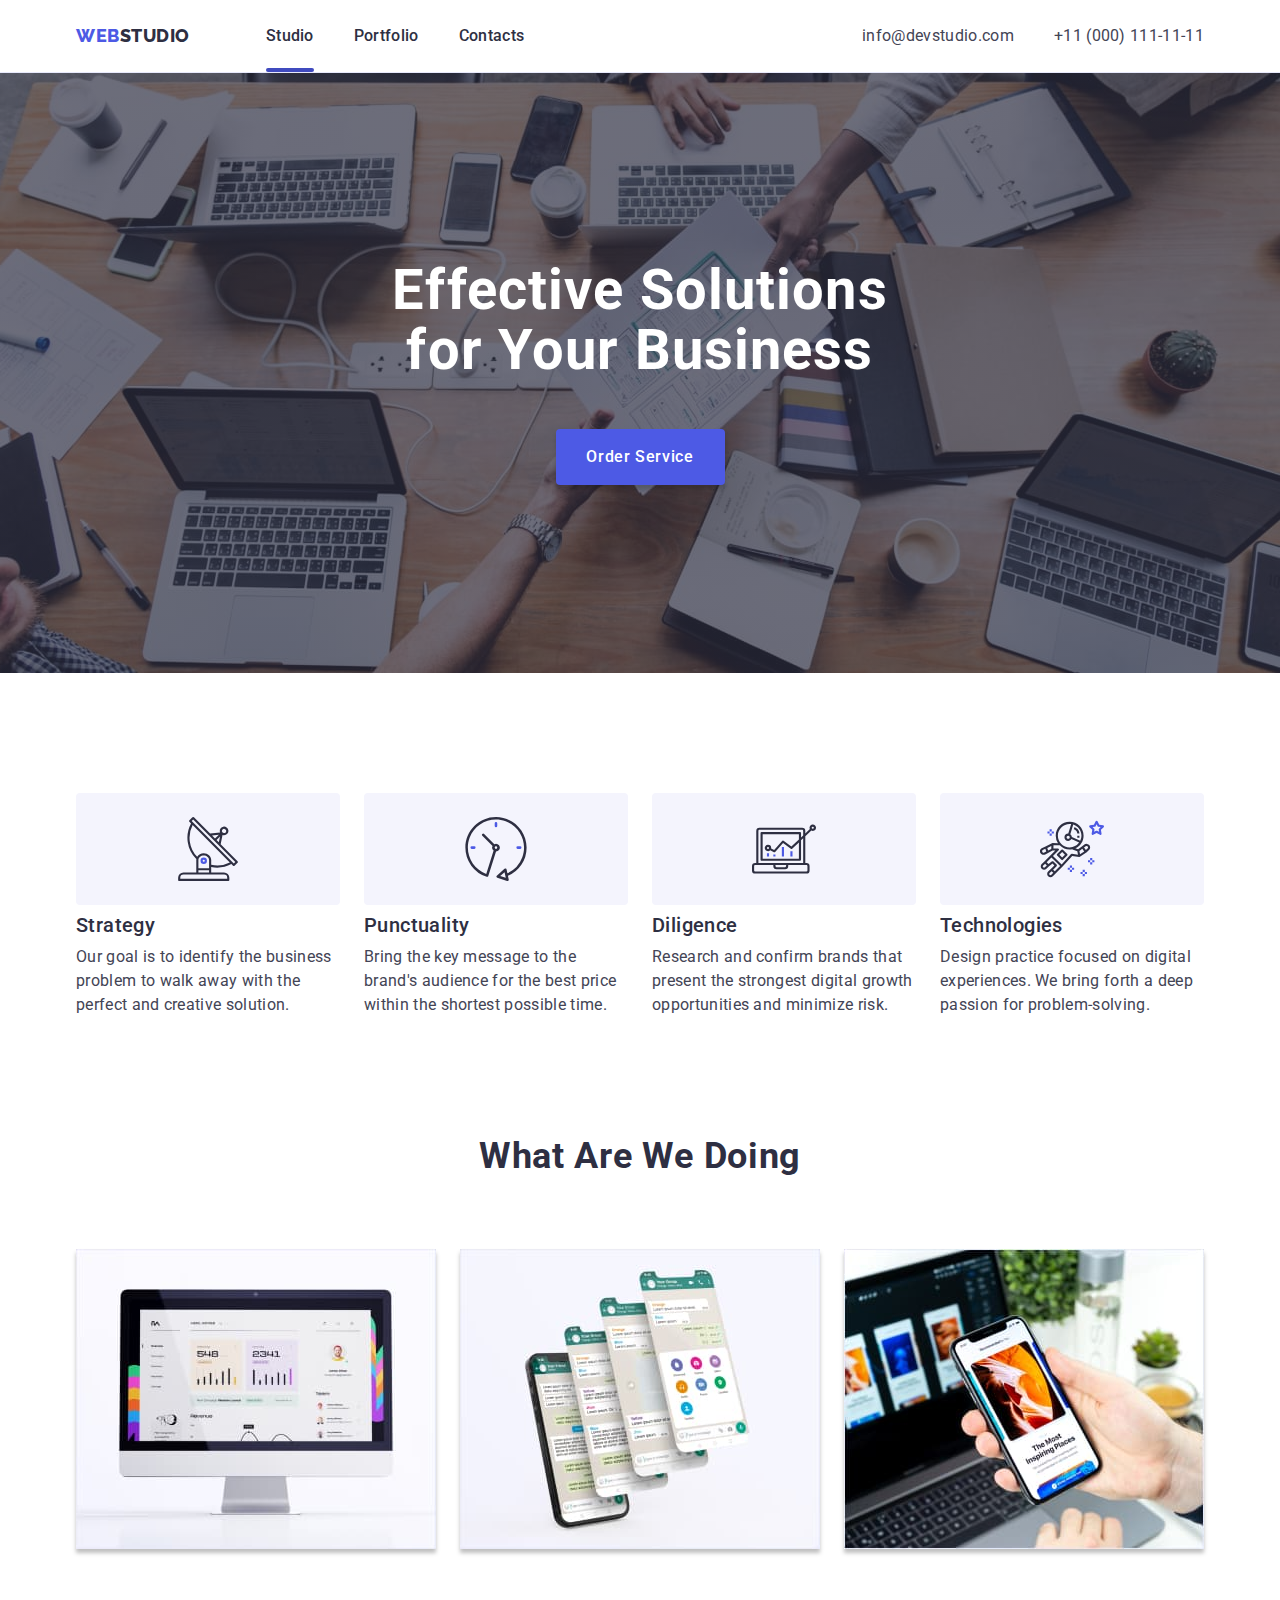
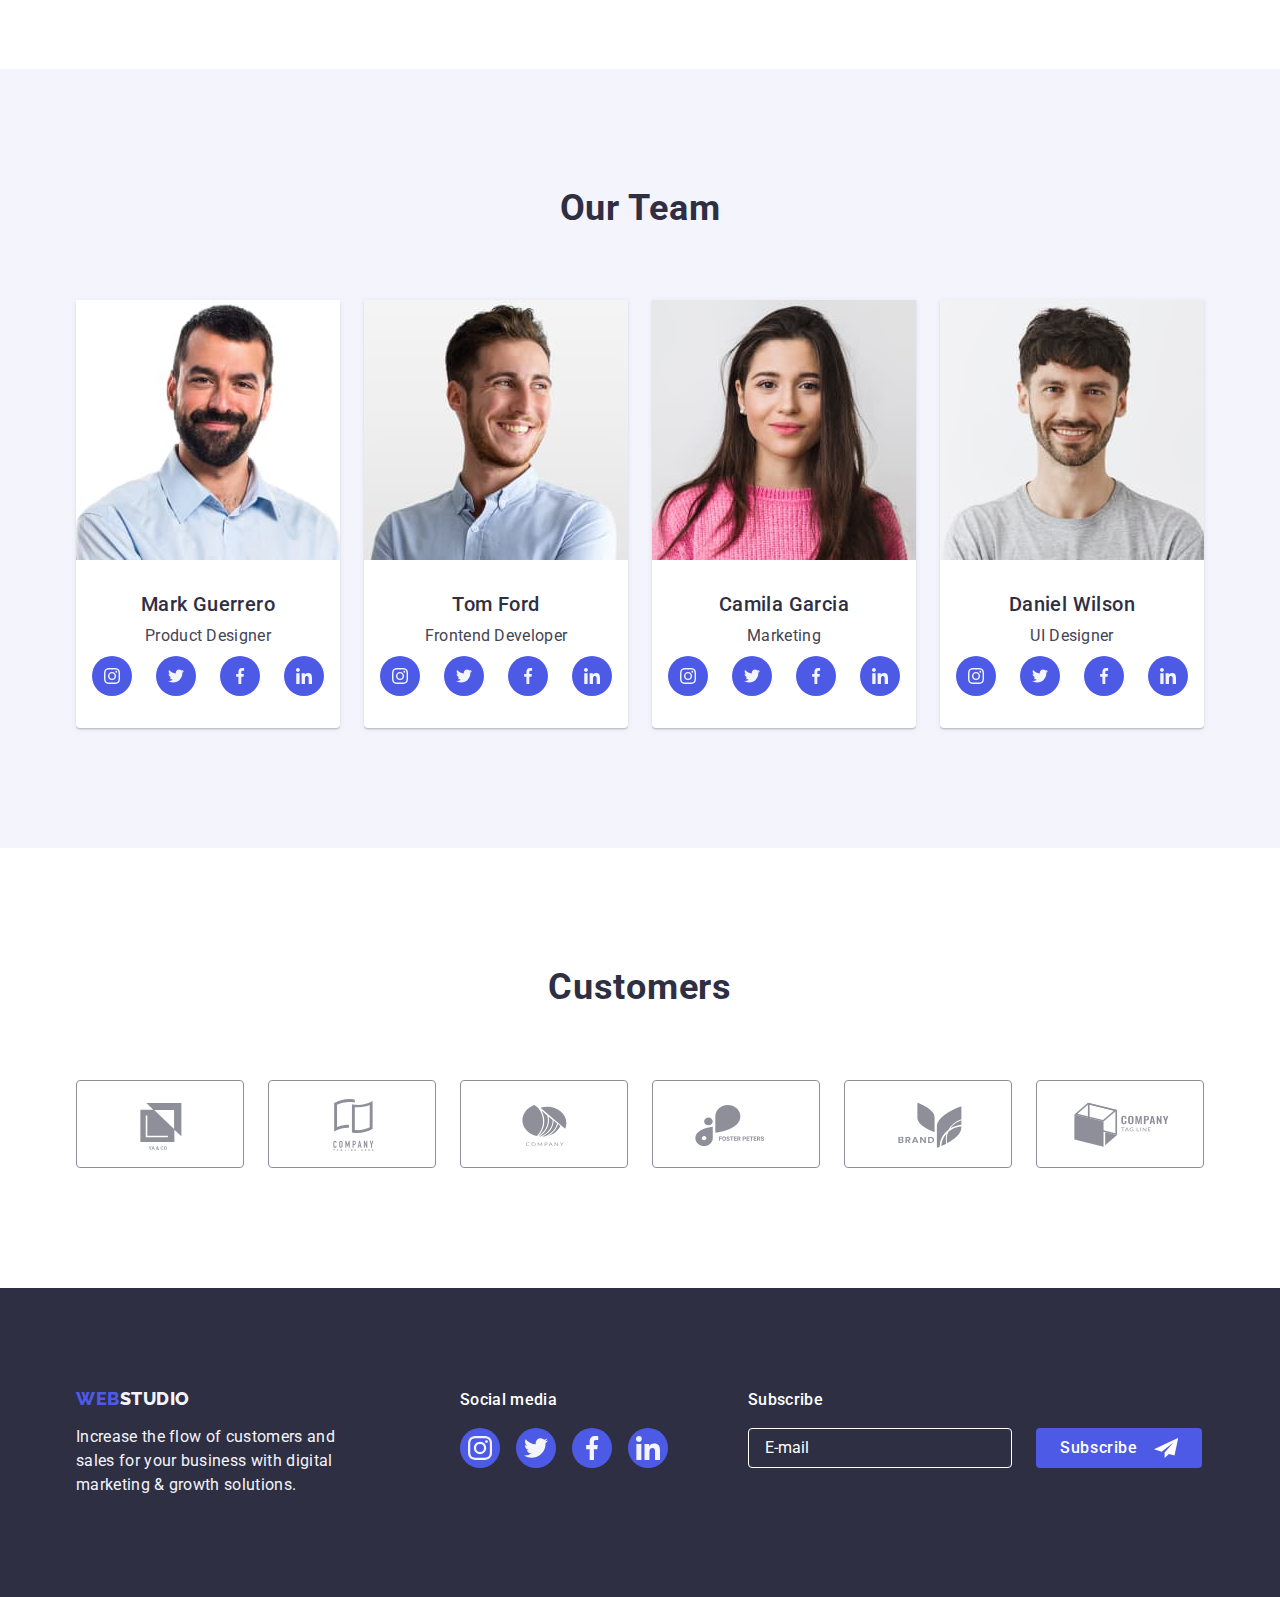
<file: index.html>
<!DOCTYPE html>
<html lang="en">
  <head>
    <meta charset="UTF-8" />
    <meta http-equiv="X-UA-Compatible" content="IE=edge" />
    <meta name="viewport" content="width=device-width, initial-scale=1.0" />
    <title>Document</title>
    <link
      rel="stylesheet"
      href="https://cdn.jsdelivr.net/npm/modern-normalize@1.1.0/modern-normalize.min.css"
    />
    <link rel="preconnect" href="https://fonts.googleapis.com" />
    <link rel="preconnect" href="https://fonts.gstatic.com" crossorigin />
    <link
      href="https://fonts.googleapis.com/css2?family=Raleway:wght@800&family=Roboto:wght@400;500;700;900&display=swap"
      rel="stylesheet"
    />

    <link rel="stylesheet" href="./css/styles.css" />
  </head>
  <body>
    <!--Шапка сторінки-->
    <header class="page-header">
      <div class="container container-nav">
        <nav class="page-nav">
          <a class="logo-header link" href="./index.html">
            Web<span class="active">Studio</span></a
          >
          <ul class="menu-nav list">
            <li class="item">
              <a href="./index.html" class="link presence">Studio</a>
            </li>
            <li class="item">
              <a href="./portfolio.html" class="link">Portfolio</a>
            </li>
            <li class="item">
              <a href="" class="link">Contacts</a>
            </li>
          </ul>
        </nav>
        <address class="contact-nav">
          <ul class="contact-list list">
            <li class="item">
              <a href="mailto:info@devstudio.com" class="link"
                >info@devstudio.com</a
              >
            </li>
            <li class="item">
              <a href="tel:+110001111111" class="link">+11 (000) 111-11-11</a>
            </li>
          </ul>
        </address>
      </div>
    </header>
    <!--Унікальний контент-->
    <main>
      <!--hero image-->
      <section class="hero">
        <div class="container">
          <h1 class="main-title">Effective Solutions for Your Business</h1>
          <button class="modal-button" type="button" data-modal-open>
            Order Service
          </button>
        </div>
      </section>
      <!--section 1-->
      <section class="section advantages-section">
        <div class="container">
          <h2 class="section-title visually-hidden">Advantages</h2>
          <ul class="list advantages-list">
            <li class="item">
              <div class="item-blok">
                <svg class="icon" width="64" height="64">
                  <use href="./images/icons.svg#antenna"></use>
                </svg>
              </div>
              <h3 class="subtitle">Strategy</h3>
              <p class="description">
                Our goal is to identify the business problem to walk away with
                the perfect and creative solution.
              </p>
            </li>
            <li class="item">
              <div class="item-blok">
                <svg class="icon" width="64" height="64">
                  <use href="./images/icons.svg#clock"></use>
                </svg>
              </div>
              <h3 class="subtitle">Punctuality</h3>
              <p class="description">
                Bring the key message to the brand's audience for the best price
                within the shortest possible time.
              </p>
            </li>
            <li class="item">
              <div class="item-blok">
                <svg class="icon" width="64" height="64">
                  <use href="./images/icons.svg#diagram"></use>
                </svg>
              </div>
              <h3 class="subtitle">Diligence</h3>
              <p class="description">
                Research and confirm brands that present the strongest digital
                growth opportunities and minimize risk.
              </p>
            </li>
            <li class="item">
              <div class="item-blok">
                <svg class="icon" width="64" height="64">
                  <use href="./images/icons.svg#astronaut"></use>
                </svg>
              </div>
              <h3 class="subtitle">Technologies</h3>
              <p class="description">
                Design practice focused on digital experiences. We bring forth a
                deep passion for problem-solving.
              </p>
            </li>
          </ul>
        </div>
      </section>
      <!--section 2-->
      <section class="section work-section">
        <div class="container">
          <h2 class="section-title">What are we doing</h2>
          <ul class="list work-list">
            <li class="item">
              <img
                src="./images/section_2/photo_1.jpg"
                alt="computer display"
                width="360"
              />
            </li>
            <li class="item">
              <img
                src="./images/section_2/photo_2.jpg"
                alt="cellphone"
                width="360"
              />
            </li>
            <li class="item">
              <img
                src="./images/section_2/photo_3.jpg"
                alt="mobile phone in hand"
                width="360"
              />
            </li>
          </ul>
        </div>
      </section>
      <!--section 3-->
      <section class="section personnel">
        <div class="container">
          <h2 class="section-title">Our Team</h2>
          <ul class="list personnel-list">
            <li class="item">
              <img
                src="./images/section_3/mark_guerrero.jpg"
                alt="Mark's photo"
                width="264"
              />
              <div class="card-content">
                <h3 class="subtitle">Mark Guerrero</h3>
                <p class="description profession">Product Designer</p>
                <ul class="list social-list">
                  <li class="social-item">
                    <a
                      href=""
                      class="link social-link"
                      target="_blank"
                      rel="noreferrer noopener"
                    >
                      <svg class="icon" width="16" height="16">
                        <use href="./images/icons.svg#instagram"></use>
                      </svg>
                    </a>
                  </li>
                  <li class="social-item">
                    <a
                      href=""
                      class="link social-link"
                      target="_blank"
                      rel="noreferrer noopener"
                    >
                      <svg class="icon" width="16" height="16">
                        <use href="./images/icons.svg#twitter"></use>
                      </svg>
                    </a>
                  </li>
                  <li class="social-item">
                    <a
                      href=""
                      class="link social-link"
                      target="_blank"
                      rel="noreferrer noopener"
                    >
                      <svg class="icon" width="16" height="16">
                        <use href="./images/icons.svg#facebook"></use>
                      </svg>
                    </a>
                  </li>
                  <li class="social-item">
                    <a
                      href=""
                      class="link social-link"
                      target="_blank"
                      rel="noreferrer noopener"
                    >
                      <svg class="icon" width="16" height="16">
                        <use href="./images/icons.svg#linkedin"></use>
                      </svg>
                    </a>
                  </li>
                </ul>
              </div>
            </li>
            <li class="item">
              <img
                src="./images/section_3/tom_ford.jpg"
                alt="Tom's photo"
                width="264"
              />
              <div class="card-content">
                <h3 class="subtitle">Tom Ford</h3>
                <p class="description profession">Frontend Developer</p>
                <ul class="list social-list">
                  <li class="social-item">
                    <a
                      href=""
                      class="link social-link"
                      target="_blank"
                      rel="noreferrer noopener"
                    >
                      <svg class="icon" width="16" height="16">
                        <use href="./images/icons.svg#instagram"></use>
                      </svg>
                    </a>
                  </li>
                  <li class="social-item">
                    <a
                      href=""
                      class="link social-link"
                      target="_blank"
                      rel="noreferrer noopener"
                    >
                      <svg class="icon" width="16" height="16">
                        <use href="./images/icons.svg#twitter"></use>
                      </svg>
                    </a>
                  </li>
                  <li class="social-item">
                    <a
                      href=""
                      class="link social-link"
                      target="_blank"
                      rel="noreferrer noopener"
                    >
                      <svg class="icon" width="16" height="16">
                        <use href="./images/icons.svg#facebook"></use>
                      </svg>
                    </a>
                  </li>
                  <li class="social-item">
                    <a
                      href=""
                      class="link social-link"
                      target="_blank"
                      rel="noreferrer noopener"
                    >
                      <svg class="icon" width="16" height="16">
                        <use href="./images/icons.svg#linkedin"></use>
                      </svg>
                    </a>
                  </li>
                </ul>
              </div>
            </li>
            <li class="item">
              <img
                src="./images/section_3/camila_garcia.jpg"
                alt="Camila's photo"
                width="264"
              />
              <div class="card-content">
                <h3 class="subtitle">Camila Garcia</h3>
                <p class="description profession">Marketing</p>
                <ul class="list social-list">
                  <li class="social-item">
                    <a
                      href=""
                      class="link social-link"
                      target="_blank"
                      rel="noreferrer noopener"
                    >
                      <svg class="icon" width="16" height="16">
                        <use href="./images/icons.svg#instagram"></use>
                      </svg>
                    </a>
                  </li>
                  <li class="social-item">
                    <a
                      href=""
                      class="link social-link"
                      target="_blank"
                      rel="noreferrer noopener"
                    >
                      <svg class="icon" width="16" height="16">
                        <use href="./images/icons.svg#twitter"></use>
                      </svg>
                    </a>
                  </li>
                  <li class="social-item">
                    <a
                      href=""
                      class="link social-link"
                      target="_blank"
                      rel="noreferrer noopener"
                    >
                      <svg class="icon" width="16" height="16">
                        <use href="./images/icons.svg#facebook"></use>
                      </svg>
                    </a>
                  </li>
                  <li class="social-item">
                    <a
                      href=""
                      class="link social-link"
                      target="_blank"
                      rel="noreferrer noopener"
                    >
                      <svg class="icon" width="16" height="16">
                        <use href="./images/icons.svg#linkedin"></use>
                      </svg>
                    </a>
                  </li>
                </ul>
              </div>
            </li>
            <li class="item">
              <img
                src="./images/section_3/daniel_wilson.jpg"
                alt="Daniel's photo"
                width="264"
              />
              <div class="card-content">
                <h3 class="subtitle">Daniel Wilson</h3>
                <p class="description profession">UI Designer</p>
                <ul class="list social-list">
                  <li class="social-item">
                    <a
                      href=""
                      class="link social-link"
                      target="_blank"
                      rel="noreferrer noopener"
                    >
                      <svg class="icon" width="16" height="16">
                        <use href="./images/icons.svg#instagram"></use>
                      </svg>
                    </a>
                  </li>
                  <li class="social-item">
                    <a
                      href=""
                      class="link social-link"
                      target="_blank"
                      rel="noreferrer noopener"
                    >
                      <svg class="icon" width="16" height="16">
                        <use href="./images/icons.svg#twitter"></use>
                      </svg>
                    </a>
                  </li>
                  <li class="social-item">
                    <a
                      href=""
                      class="link social-link"
                      target="_blank"
                      rel="noreferrer noopener"
                    >
                      <svg class="icon" width="16" height="16">
                        <use href="./images/icons.svg#facebook"></use>
                      </svg>
                    </a>
                  </li>
                  <li class="social-item">
                    <a
                      href=""
                      class="link social-link"
                      target="_blank"
                      rel="noreferrer noopener"
                    >
                      <svg class="icon" width="16" height="16">
                        <use href="./images/icons.svg#linkedin"></use>
                      </svg>
                    </a>
                  </li>
                </ul>
              </div>
            </li>
          </ul>
        </div>
      </section>
      <!--section 4-->
      <section class="section">
        <div class="container">
          <h2 class="section-title">Customers</h2>
          <ul class="list customers-list">
            <li class="item">
              <a
                href=""
                class="link customers-link"
                target="_blank"
                rel="noreferrer noopener"
              >
                <svg class="icon" width="104" height="56">
                  <use href="./images/icons.svg#Logo-1"></use>
                </svg>
              </a>
            </li>
            <li class="item">
              <a
                href=""
                class="link customers-link"
                target="_blank"
                rel="noreferrer noopener"
              >
                <svg class="icon" width="104" height="56">
                  <use href="./images/icons.svg#Logo-2"></use>
                </svg>
              </a>
            </li>
            <li class="item">
              <a
                href=""
                class="link customers-link"
                target="_blank"
                rel="noreferrer noopener"
              >
                <svg class="icon" width="104" height="56">
                  <use href="./images/icons.svg#Logo-3"></use>
                </svg>
              </a>
            </li>
            <li class="item">
              <a
                href=""
                class="link customers-link"
                target="_blank"
                rel="noreferrer noopener"
              >
                <svg class="icon" width="104" height="56">
                  <use href="./images/icons.svg#Logo-4"></use>
                </svg>
              </a>
            </li>
            <li class="item">
              <a
                href=""
                class="link customers-link"
                target="_blank"
                rel="noreferrer noopener"
              >
                <svg class="icon" width="104" height="56">
                  <use href="./images/icons.svg#Logo-5"></use>
                </svg>
              </a>
            </li>
            <li class="item">
              <a
                href=""
                class="link customers-link"
                target="_blank"
                rel="noreferrer noopener"
              >
                <svg class="icon" width="104" height="56">
                  <use href="./images/icons.svg#Logo-6"></use>
                </svg>
              </a>
            </li>
          </ul>
        </div>
      </section>
    </main>
    <!--Футер-->
    <footer class="page-footer">
      <div class="container footer-content">
        <div>
          <a class="logo-footer link" href="./index.html">
            Web<span class="active">Studio</span>
          </a>
          <p class="page-footer-description">
            Increase the flow of customers and sales for your business with
            digital marketing & growth solutions.
          </p>
        </div>
        <div>
          <p class="footer-media">Social media</p>
          <ul class="list footer-social-list">
            <li class="footer-social-item">
              <a
                href=""
                class="link footer-social-link"
                target="_blank"
                rel="noreferrer noopener"
              >
                <svg class="icon" width="24" height="24">
                  <use href="./images/icons.svg#instagram"></use>
                </svg>
              </a>
            </li>
            <li class="footer-social-item">
              <a
                href=""
                class="link footer-social-link"
                target="_blank"
                rel="noreferrer noopener"
              >
                <svg class="icon" width="24" height="24">
                  <use href="./images/icons.svg#twitter"></use>
                </svg>
              </a>
            </li>
            <li class="footer-social-item">
              <a
                href=""
                class="link footer-social-link"
                target="_blank"
                rel="noreferrer noopener"
              >
                <svg class="icon" width="24" height="24">
                  <use href="./images/icons.svg#facebook"></use>
                </svg>
              </a>
            </li>
            <li class="footer-social-item">
              <a
                href=""
                class="link footer-social-link"
                target="_blank"
                rel="noreferrer noopener"
              >
                <svg class="icon" width="24" height="24">
                  <use href="./images/icons.svg#linkedin"></use>
                </svg>
              </a>
            </li>
          </ul>
        </div>
        <div class="footer-send">
          <p class="footer-media">Subscribe</p>
          <form class="footer-send-form" action="">
            <input
              class="footer-send-input"
              name="user_email"
              type="email"
              placeholder="E-mail"
            />
            <button class="footer-send-btn" type="submit">
              Subscribe
              <svg class="icon-send" width="24" height="24">
                <use href="./images/icons.svg#icon-send"></use>
              </svg>
            </button>
          </form>
        </div>
      </div>
    </footer>
    <!--Modal window-->
    <div class="backdrop is-hidden" data-modal>
      <div class="modal">
        <button class="modal-btn" type="button" data-modal-close>
          <svg class="modal-icon" width="8" height="8">
            <use href="./images/icons.svg#close-black"></use>
          </svg>
        </button>
        <strong class="modal-title"
          >Leave your contacts and we will call you back</strong
        >
        <form class="modal-form" name="contact-form">
          <div class="modal-form-field">
            <label class="modal-form-label" for="user_name">Name</label>
            <input
              class="modal-form-input"
              type="text"
              name="user_name"
              id="user_name"
            />
            <svg class="modal-form-icon" width="18" height="18">
              <use href="./images/icons.svg#person"></use>
            </svg>
          </div>
          <div class="modal-form-field">
            <label class="modal-form-label" for="user_phone">Phone</label>
            <input
              class="modal-form-input"
              type="tel"
              name="user_phone"
              id="user_phone"
            />
            <svg class="modal-form-icon" width="18" height="18">
              <use href="./images/icons.svg#phone"></use>
            </svg>
          </div>
          <div class="modal-form-field">
            <label class="modal-form-label" for="user_email">Email</label>
            <input
              class="modal-form-input"
              type="email"
              name="user_email"
              id="user_email"
            />
            <svg class="modal-form-icon" width="18" height="18">
              <use href="./images/icons.svg#email"></use>
            </svg>
          </div>
          <div class="modal-form-field">
            <label class="modal-form-label" for="user_message">Comment</label>
            <textarea
              class="modal-form-message"
              name="user_message"
              id="user_message"
              rows="10"
              placeholder="Text input"
            ></textarea>
          </div>
          <label class="modal-form-agreement">
            <input
              class="modal-form-checkbox"
              type="checkbox"
              name="user_agreement"
            />
            <span class="modal-form-desc">
              I accept the terms and conditions of the
              <a class="modal-form-link link" href="">Privacy Policy</a>
            </span>
          </label>
          <button class="modal-form-btn modal-button" type="submit">
            Send
          </button>
        </form>
      </div>
    </div>
    <script src="./js/modal.js"></script>
  </body>
</html>
</file>
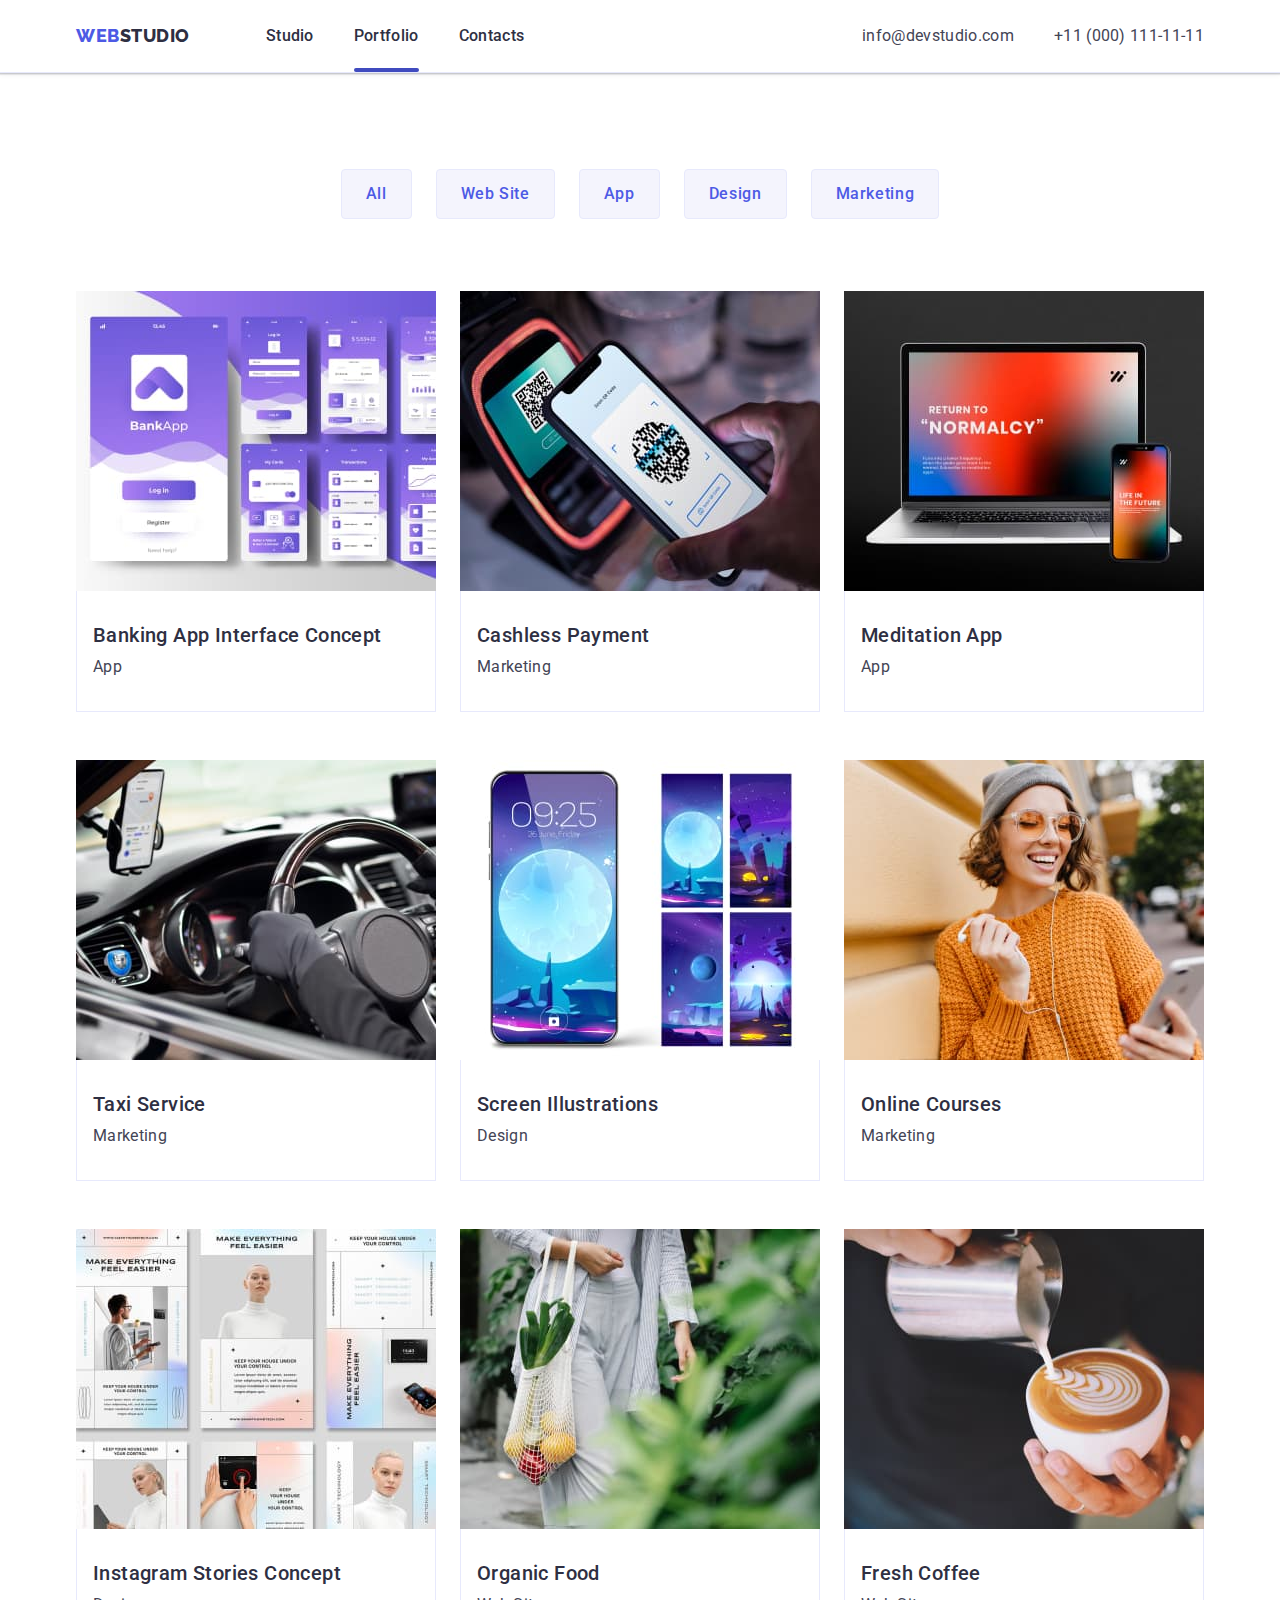
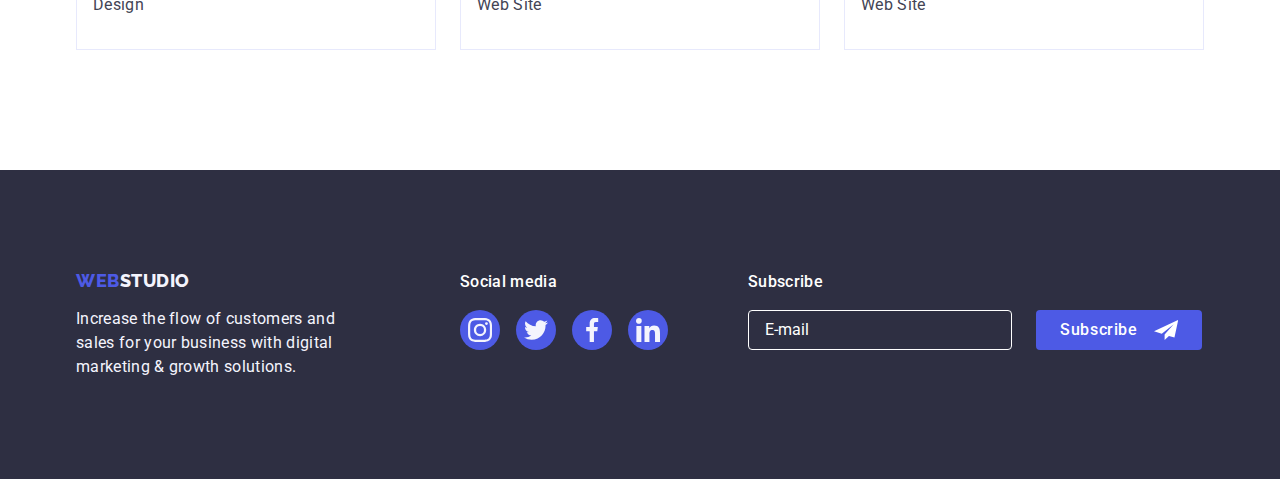
<file: portfolio.html>
<!DOCTYPE html>
<html lang="en">
  <head>
    <meta charset="UTF-8" />
    <meta http-equiv="X-UA-Compatible" content="IE=edge" />
    <meta name="viewport" content="width=device-width, initial-scale=1.0" />
    <title>Document</title>
    <link
      rel="stylesheet"
      href="https://cdn.jsdelivr.net/npm/modern-normalize@1.1.0/modern-normalize.min.css"
    />
    <link rel="preconnect" href="https://fonts.googleapis.com" />
    <link rel="preconnect" href="https://fonts.gstatic.com" crossorigin />
    <link
      href="https://fonts.googleapis.com/css2?family=Raleway:wght@800&family=Roboto:wght@400;500;700;900&display=swap"
      rel="stylesheet"
    />

    <link rel="stylesheet" href="./css/styles.css" />
  </head>
  <body>
    <!--Шапка сторінки-->
    <header class="page-header">
      <div class="container container-nav">
        <nav class="page-nav">
          <a class="logo-header link" href="./index.html">
            Web<span class="active">Studio</span></a
          >
          <ul class="menu-nav list">
            <li class="item">
              <a href="./index.html" class="link">Studio</a>
            </li>
            <li class="item">
              <a href="./portfolio.html" class="link presence">Portfolio</a>
            </li>
            <li class="item">
              <a href="" class="link">Contacts</a>
            </li>
          </ul>
        </nav>
        <address class="contact-nav">
          <ul class="contact-list list">
            <li class="item">
              <a href="mailto:info@devstudio.com" class="link"
                >info@devstudio.com</a
              >
            </li>
            <li class="item">
              <a href="tel:+110001111111" class="link">+11 (000) 111-11-11</a>
            </li>
          </ul>
        </address>
      </div>
    </header>
    <!--Унікальний контент-->
    <main>
      <section class="filters-section">
        <div class="container">
          <h1 class="main-title visually-hidden">Portfolio</h1>
          <!--Filters-->
          <ul class="list filters">
            <li><button class="filters-btn" type="button">All</button></li>
            <li><button class="filters-btn" type="button">Web Site</button></li>
            <li><button class="filters-btn" type="button">App</button></li>
            <li><button class="filters-btn" type="button">Design</button></li>
            <li>
              <button class="filters-btn" type="button">Marketing</button>
            </li>
          </ul>
          <ul class="list filters-content">
            <li class="item">
              <a class="link filters-link" href="">
                <div class="filters-thumb">
                  <img
                    src="./images/Portfolio/img1.jpg"
                    alt="saver"
                    width="360"
                  />
                  <p class="filters-overlay">
                    14 Stylish and User-Friendly App Design Concepts · Task
                    Manager App · Calorie Tracker App · Exotic Fruit Ecommerce
                    App · Cloud Storage App
                  </p>
                </div>
                <div class="card-filters">
                  <h2 class="filters-title">Banking App Interface Concept</h2>
                  <p class="description">App</p>
                </div>
              </a>
            </li>
            <li class="item">
              <a class="link filters-link" href="">
                <div class="filters-thumb">
                  <img
                    src="./images/Portfolio/img2.jpg"
                    alt="saver"
                    width="360"
                  />
                  <p class="filters-overlay">
                    14 Stylish and User-Friendly App Design Concepts · Task
                    Manager App · Calorie Tracker App · Exotic Fruit Ecommerce
                    App · Cloud Storage App
                  </p>
                </div>
                <div class="card-filters">
                  <h2 class="filters-title">Cashless Payment</h2>
                  <p class="description">Marketing</p>
                </div>
              </a>
            </li>
            <li class="item">
              <a class="link filters-link" href=""
                ><div class="filters-thumb">
                  <img
                    src="./images/Portfolio/img3.jpg"
                    alt="saver"
                    width="360"
                  />
                  <p class="filters-overlay">
                    14 Stylish and User-Friendly App Design Concepts · Task
                    Manager App · Calorie Tracker App · Exotic Fruit Ecommerce
                    App · Cloud Storage App
                  </p>
                </div>
                <div class="card-filters">
                  <h2 class="filters-title">Meditation App</h2>
                  <p class="description">App</p>
                </div>
              </a>
            </li>
            <li class="item">
              <a class="link filters-link" href=""
                ><div class="filters-thumb">
                  <img
                    src="./images/Portfolio/img4.jpg"
                    alt="saver"
                    width="360"
                  />
                  <p class="filters-overlay">
                    14 Stylish and User-Friendly App Design Concepts · Task
                    Manager App · Calorie Tracker App · Exotic Fruit Ecommerce
                    App · Cloud Storage App
                  </p>
                </div>
                <div class="card-filters">
                  <h2 class="filters-title">Taxi Service</h2>
                  <p class="description">Marketing</p>
                </div>
              </a>
            </li>
            <li class="item">
              <a class="link filters-link" href=""
                ><div class="filters-thumb">
                  <img
                    src="./images/Portfolio/img5.jpg"
                    alt="saver"
                    width="360"
                  />
                  <p class="filters-overlay">
                    14 Stylish and User-Friendly App Design Concepts · Task
                    Manager App · Calorie Tracker App · Exotic Fruit Ecommerce
                    App · Cloud Storage App
                  </p>
                </div>
                <div class="card-filters">
                  <h2 class="filters-title">Screen Illustrations</h2>
                  <p class="description">Design</p>
                </div>
              </a>
            </li>
            <li class="item">
              <a class="link filters-link" href=""
                ><div class="filters-thumb">
                  <img
                    src="./images/Portfolio/img6.jpg"
                    alt="saver"
                    width="360"
                  />
                  <p class="filters-overlay">
                    14 Stylish and User-Friendly App Design Concepts · Task
                    Manager App · Calorie Tracker App · Exotic Fruit Ecommerce
                    App · Cloud Storage App
                  </p>
                </div>
                <div class="card-filters">
                  <h2 class="filters-title">Online Courses</h2>
                  <p class="description">Marketing</p>
                </div>
              </a>
            </li>
            <li class="item">
              <a class="link filters-link" href=""
                ><div class="filters-thumb">
                  <img
                    src="./images/Portfolio/img7.jpg"
                    alt="saver"
                    width="360"
                  />
                  <p class="filters-overlay">
                    14 Stylish and User-Friendly App Design Concepts · Task
                    Manager App · Calorie Tracker App · Exotic Fruit Ecommerce
                    App · Cloud Storage App
                  </p>
                </div>
                <div class="card-filters">
                  <h2 class="filters-title">Instagram Stories Concept</h2>
                  <p class="description">Design</p>
                </div>
              </a>
            </li>
            <li class="item">
              <a class="link filters-link" href=""
                ><div class="filters-thumb">
                  <img
                    src="./images/Portfolio/img8.jpg"
                    alt="saver"
                    width="360"
                  />
                  <p class="filters-overlay">
                    14 Stylish and User-Friendly App Design Concepts · Task
                    Manager App · Calorie Tracker App · Exotic Fruit Ecommerce
                    App · Cloud Storage App
                  </p>
                </div>
                <div class="card-filters">
                  <h2 class="filters-title">Organic Food</h2>
                  <p class="description">Web Site</p>
                </div>
              </a>
            </li>
            <li class="item">
              <a class="link filters-link" href=""
                ><div class="filters-thumb">
                  <img
                    src="./images/Portfolio/img9.jpg"
                    alt="saver"
                    width="360"
                  />
                  <p class="filters-overlay">
                    14 Stylish and User-Friendly App Design Concepts · Task
                    Manager App · Calorie Tracker App · Exotic Fruit Ecommerce
                    App · Cloud Storage App
                  </p>
                </div>
                <div class="card-filters">
                  <h2 class="filters-title">Fresh Coffee</h2>
                  <p class="description">Web Site</p>
                </div>
              </a>
            </li>
          </ul>
        </div>
      </section>
    </main>
    <footer class="page-footer">
      <div class="container footer-content">
        <div>
          <a class="logo-footer link" href="./index.html">
            Web<span class="active">Studio</span>
          </a>
          <p class="page-footer-description">
            Increase the flow of customers and sales for your business with
            digital marketing & growth solutions.
          </p>
        </div>
        <div>
          <p class="footer-media">Social media</p>
          <ul class="list footer-social-list">
            <li class="footer-social-item">
              <a
                href=""
                class="link footer-social-link"
                target="_blank"
                rel="noreferrer noopener"
              >
                <svg class="icon" width="24" height="24">
                  <use href="./images/icons.svg#instagram"></use>
                </svg>
              </a>
            </li>
            <li class="footer-social-item">
              <a
                href=""
                class="link footer-social-link"
                target="_blank"
                rel="noreferrer noopener"
              >
                <svg class="icon" width="24" height="24">
                  <use href="./images/icons.svg#twitter"></use>
                </svg>
              </a>
            </li>
            <li class="footer-social-item">
              <a
                href=""
                class="link footer-social-link"
                target="_blank"
                rel="noreferrer noopener"
              >
                <svg class="icon" width="24" height="24">
                  <use href="./images/icons.svg#facebook"></use>
                </svg>
              </a>
            </li>
            <li class="footer-social-item">
              <a
                href=""
                class="link footer-social-link"
                target="_blank"
                rel="noreferrer noopener"
              >
                <svg class="icon" width="24" height="24">
                  <use href="./images/icons.svg#linkedin"></use>
                </svg>
              </a>
            </li>
          </ul>
        </div>
        <div class="footer-send">
          <p class="footer-media">Subscribe</p>
          <form class="footer-send-form" action="">
            <input
              class="footer-send-input"
              name="user_email"
              type="email"
              placeholder="E-mail"
            />
            <button class="footer-send-btn" type="submit">
              Subscribe
              <svg class="icon-send" width="24" height="24">
                <use href="./images/icons.svg#icon-send"></use>
              </svg>
            </button>
          </form>
        </div>
      </div>
    </footer>
  </body>
</html>
</file>
<file: css/styles.css>
:root {
    --primary-font: 'Roboto', sans-serif;
    --primary-text-color: #434455;
    --secondly-text-color: #2E2F42;
    --accent-color: #404BBF;
    
    
        --ColorIris: #4d5ae5;
        --ColorOcean: #404bbf;
       
        --ColorGreen: #31d0aa;
        
        --ColorLightSlate: #8e8f99;
        --ColorCornflower: #e7e9fc;
        --ColorCloud: #f4f4fd;
        
        --ColorWhite: #ffffff;
        --ColorDairy: #fcfcfc;
}

body {
    background: #FFFFFF;
    color: var(--primary-text-color);
    font-family: var(--primary-font);
    letter-spacing: 0.02em;
}

/* reset */

.list {
    list-style: none;
}
    
.link {
    color: inherit;
    text-decoration: none;
}
h1,h2,h3,h4,h5,h6,ul,p {
    margin: 0;
    padding:0;
}

img {
    display: block;
    max-width: 100%;
}

button {
    cursor: pointer;
    font: inherit;
}

.container {
    max-width: 1158px;
    padding-left: 15px;
    padding-right: 15px;
    margin: auto;
    /* outline: 2px solid rgb(240, 97, 8); */
}
/* =================== Components===================*/
/* common styles */
.visually-hidden {
    position: absolute;
    width: 1px;
    height: 1px;
    margin: -1px;
    border: 0;
    padding: 0;
    white-space: nowrap;
    clip-path: inset(100%);
    clip: rect(0 0 0 0);
    overflow: hidden;
}

/* =================== /Components===================*/
/* Шапка сторінки */
/*=================== page-header===================*/
.page-header {
    border-bottom: 1px solid #E7E9FC ;
    box-shadow: 0px 2px 1px rgba(46, 47, 66, 0.08), 0px 1px 1px rgba(46, 47, 66, 0.16), 0px 1px 6px rgba(46, 47, 66, 0.08);
}
.page-nav {
    display: flex;
    align-items: center;
}

 .logo-header {
    margin-right: 76px;

    color: #4D5AE5;
    font-family: 'Raleway', sans-serif;
    font-weight: 800;
    font-size: 18px;
    line-height: 1.17;
    
    
    letter-spacing: 0.03em;
    text-transform: uppercase;    
}

.logo-header .active {
    color: #2E2F42;
}

.menu-nav {
    display: flex;
    gap: 40px;
}

.menu-nav .link {
    display: block;
    padding-top: 24px;
    padding-bottom: 24px;

    color: var(--secondly-text-color);
    font-weight: 500;
    font-size: 16px;
    line-height: 1.5;

    transition-duration: 250ms;
    transition-timing-function: cubic-bezier(0.4, 0, 0.2, 1);
} 

.menu-nav .link:hover,
.menu-nav .link:focus,
.contact-list .link:hover,
.contact-list .link:focus {
    color:var(--accent-color);
    
}

.menu-nav .item {
    position: relative;
}
.presence::after {
    content: '';
    display: block;
    position: absolute;
    width: 100%;
    height: 4px;
    left: 0;
    bottom: 0;
    background: #404BBF;
    border-radius: 2px;
    
}

.contact-nav  {
    font-style: normal;
    margin-left: auto;
}

.contact-list {
    display: flex;
    gap: 40px;
}

.contact-list .link {
   
    color: var(--primary-text-color);
    font-size: 16px;
    line-height: 1.5; 
    
    transition-duration: 250ms;
        transition-timing-function: cubic-bezier(0.4, 0, 0.2, 1);
}
.container-nav {
    display: flex;
    align-items: center;
}


/*=================== /page-header ===================*/

/*=================== Унікальний контент ===================*/
/*=================== hero image ===================*/

.hero {
    background: #2E2F42;
    text-align: center;
    padding-top: 188px;
    padding-bottom: 188px;

    max-width: 1440px;
    min-height: 600px;
    margin-left: auto;
    margin-right: auto;
    background-image: linear-gradient(
        rgba(46, 47, 66, 0.7),
        rgba(46, 47, 66, 0.7)), url(../images/hero/people_office.jpg);
   
    background-size: cover;
    background-position: center;
    background-repeat: no-repeat;
    
}

.main-title {
    max-width: 496px;
    text-align: center;
    margin-left: auto;
    margin-right: auto;
    margin-bottom: 48px;
    

    color: #FFFFFF; 
    font-weight: 700;
    font-size: 56px;
    line-height: 1.07;
    letter-spacing: 0.02em;
              
}

.modal-button {
    display: block;
    min-width: 169px;
    height: 56px;
    margin-left: auto;
    margin-right: auto;
    
    color: #FFFFFF;
    font-family: var(--primary-font);
    font-weight: 500;
    font-size: 16px;
    line-height: 1.5;
    letter-spacing: 0.04em;
       
    background: #4D5AE5;
    border: none;
    box-shadow: 0px 4px 4px rgba(0, 0, 0, 0.15);
    border-radius: 4px;

    transition-duration: 250ms;
    transition-timing-function: cubic-bezier(0.4, 0, 0.2, 1);
}
.modal-button:hover,
.modal-button:focus {
    background: var(--accent-color);
    
}
/*=================== /hero image ===================*/
/* =================== section ===================== */
.section {
    padding-top: 120px;
    padding-bottom: 120px;
}


.section-title {
    margin-bottom: 72px;

    color: var(--secondly-text-color);
    font-weight: 700;
    font-size: 36px;
    line-height: 1.1;
    letter-spacing: 0.02em;
    
    text-align: center;
    text-transform: capitalize;
}
.subtitle {
    margin-bottom: 8px;

    color: var(--secondly-text-color);
    font-weight: 500;
    font-size: 20px;
    line-height: 1.2;  
    letter-spacing: 0.02em;
    
}
.description {
    color: var(--primary-text-color);
    
    font-size: 16px;
    line-height: 1.5;
}

/* ------------------секція 1----------------- */
/* .services-section {
    padding-bottom: 0;
} */
.advantages-list {
    display: flex;
    gap: 24px;    
}
.advantages-list >.item {
    flex-basis: calc( (100% - 3*24px)/4);
}

.item-blok {
    display: flex;
   
    height: 112px;
    
    margin-bottom: 8px;
    justify-content: center;
    align-items: center;
    background: #F4F4FD;
    border-radius: 4px;
}
/* ------------------/секція 1----------------- */
/* ------------------секція 2----------------- */
.work-section{
    padding-top: 0;
}
.work-list {
    display: flex;
    gap: 24px;
}
.work-list .item {
    flex-basis: calc((100% - 24px*2)/3);
    box-shadow: 0px 4px 4px rgba(0, 0, 0, 0.25);
}

/* ------------------/секція 2----------------- */
/* ------------------секція 3----------------- */
.personnel {
    background: #F4F4FD;
}
.personnel-list {
    display: flex;
    gap: 24px;
    justify-content: center;
}

.personnel-list .item {
    background: #FFFFFF;
    flex-basis: calc((100% - 24px*3)/4);
    box-shadow: 0px 1px 6px rgba(46, 47, 66, 0.08), 0px 1px 1px rgba(46, 47, 66, 0.16), 0px 2px 1px rgba(46, 47, 66, 0.08);
    border-radius: 0px 0px 4px 4px;
}

.profession {
    margin-bottom: 8px;
}

.card-content {
    padding: 32px 0;
    text-align: center;
   
}

.social-list {
    display: flex;
    gap: 24px;
    justify-content: center;
    
}

.social-link {
    background-color: #4D5AE5;
    color: #F4F4FD;

    display: flex;
    width: 40px;
    height: 40px;
    justify-content: center;
    align-items: center;
    border-radius: 50%;
    
    transition-duration: 250ms;
    transition-timing-function: cubic-bezier(0.4, 0, 0.2, 1);
}

.social-link .icon {
    fill: currentColor;
}

.social-link:hover,
.social-link:focus  {
    background-color: #404BBF;
    
}


/* ------------------/секція 3----------------- */
/* ------------------секція 4----------------- */
.customers-list {
    display: flex;
    gap: 24px;
    flex-basis: calc((100% - 24px*5)/6);
}

.customers-link {
    display: flex;
    justify-content: center;
    align-items: center;
    

    width: 168px;
    height: 88px;
    color: #8E8F99;
    border: 1px solid #8E8F99;
    border-radius: 4px;

    transition-duration: 250ms;
    transition-timing-function: cubic-bezier(0.4, 0, 0.2, 1);
}

.customers-link .icon {
    fill: currentColor;
}

.customers-link:hover,
.customers-link:focus {
    border: 1px solid #404BBF;
    color: #404BBF;;
    
}


/* ------------------/секція 4----------------- */


/* =================== /section ===================== */

/* =================== footer ======================= */
.page-footer {
    background: #2E2F42;
    padding-top: 100px;
    padding-bottom: 100px;
}
.logo-footer {
    margin-bottom: 16px;

    color: #4D5AE5;
    font-family: 'Raleway', sans-serif;
    font-weight: 800;
    font-size: 18px;
    line-height: 1.17;
   

    display: inline-block;
    align-items: center;
    letter-spacing: 0.03em;
    text-transform: uppercase;
}
.logo-footer .active {
    color: #F4F4FD;
    
}
.page-footer-description {
    width: 264px;

    color: #F4F4FD;
    font-size: 16px;
    line-height: 1.5;
}
.footer-content {
    display: flex;
    gap: 120px;
    align-items: baseline;
}

.footer-media {
    margin-bottom: 16px;
    
    font-weight: 500;
    font-size: 16px;
    line-height: 1.5;

      
    color: #FFFFFF;
}

.footer-social-list {
    display: flex;
    gap: 16px;
}

.footer-social-link {
    background-color:#4d5ae5;
    border-radius: 50%;
    color: #F4F4FD;;
    
    display: flex;
    width: 40px;
    height: 40px;
    justify-content: center;
    align-items: center;   
    
    transition-duration: 250ms;
    transition-timing-function: cubic-bezier(0.4, 0, 0.2, 1);
}

.footer-social-link .icon {
    fill: currentColor;
}

.footer-social-link:hover,
.footer-social-link:focus {
    background-color: #31d0aa;
  
}

.footer-send {
    margin-left: -40px;
}

.footer-send-form {
    display: flex;
    gap: 24px;
}



.footer-send-input {
    min-width: 264px;
    height: 40px;
    padding: 8px 16px;

    outline: transparent;
    border: 1px solid #FFFFFF;
    box-shadow:  (0px 4px 4px rgba(0, 0, 0, 0.15));
    border-radius: 4px;
    background: #2E2F42;

    color: #ffffff;
    
}
.footer-send-input::placeholder {
    color: #FFFFFF;
}

.footer-send-btn {
    display: flex;
    justify-content: center;
    align-items: center;
    gap: 16px;
    padding: 8px 24px;
    min-width: 165px;
    height: 40px;


    color: #FFFFFF;
    font-weight: 500;
    font-size: 16px;
    line-height: 1.5;
    letter-spacing: 0.04em;

    background: #4D5AE5;
    border: none;
    border-radius: 4px;
    border-color: 1px solid transparent;

    transition-duration: 250ms;
    transition-timing-function: cubic-bezier(0.4, 0, 0.2, 1);
}
 

 .footer-send-btn:hover,
 .footer-send-btn:focus {
     background: var(--accent-color);

 }

.icon-send {
    fill: currentColor;
}
/* =================== /footer ======================= */

/* ==================Portfolio============== */
/* =================== section ===================== */
.filters-section {
    padding-top: 96px;
    padding-bottom: 120px;
}

.filters{
    margin-bottom: 72px;
    display: flex;
    justify-content: center;
    gap: 24px;
}

.filters-btn {
    padding: 12px 24px ;
  
    
    color: #4D5AE5;
    font-family: var(--primary-font);
    font-weight: 500;
    font-size: 16px;
    line-height: 1.5;
    cursor: pointer;
   
    display: flex;
    align-items: center;
    text-align: center;
    letter-spacing: 0.04em;

    background: #F4F4FD;
    border: 1px solid #E7E9FC;
    border-radius: 4px;  
    
    transition-duration: 250ms;
    transition-timing-function: cubic-bezier(0.4, 0, 0.2, 1);
}
.filters-btn:hover,
.filters-btn:focus {
    color: #FFFFFF;
    background: #404BBF;
    box-shadow: 0px 3px 1px rgba(0, 0, 0, 0.1), 0px 2px 1px rgba(0, 0, 0, 0.08), 0px 2px 2px rgba(0, 0, 0, 0.12);
    border-radius: 4px;
    border: 1px solid transparent;
   
}

.filters-content {
    display: flex;
    flex-wrap: wrap;
    column-gap: 24px;
    row-gap: 48px;
}
.filters-content .item {
    flex-basis: calc((100% - 24px*2)/3);
}

.filters-title {
    margin-bottom: 8px;

    color: var(--secondly-text-color);
    font-weight: 500;
    font-size: 20px;
    line-height: 1.2;  
    letter-spacing: 0.02em;
}
.filters-link {
    display: block; 
    
    
}
.card-filters {
    padding: 32px 16px;
    border: 1px solid #E7E9FC;
    border-top: none;
}

.filters-link:hover,
.filters-link:focus {
    
    box-shadow: 0px 1px 6px rgba(46, 47, 66, 0.08), 0px 1px 1px rgba(46, 47, 66, 0.16), 0px 2px 1px rgba(46, 47, 66, 0.08);
   
}

.filters-thumb {
    position: relative;
    overflow: hidden;
}

.filters-overlay {
    
    position: absolute;
    top: 0;
    left: 0;
    width: 100%;
    height: 100%;
    padding-top: 40px;
    padding-left: 32px;
    padding-right: 32px;

    background-color: var(--ColorIris);
    color: #f4f4fd;

    transform: translateY(100%);
    transition-duration: 250ms;
    transition-timing-function: cubic-bezier(0.4, 0, 0.2, 1);
    
}
.filters-link:hover .filters-overlay,
.filters-link:focus .filters-overlay {
    transform: translateY(0);
    
}
/* =================== /section ===================== */

/**
  |============================
  | Modal window
  |============================
*/
.backdrop {
    position: fixed;
    top: 0;
    left: 0;
    
    width: 100%;
    height: 100%;

    background-color: rgba(46, 47, 66, 0.4);;
   

    transition: opacity var(--anim-slow), visibility var(--anim-slow);
}

.backdrop.is-hidden {
    opacity: 0;
    visibility: hidden;
    pointer-events: none;

    transition-delay: 500ms;
} 

.modal {
    position: absolute;
    top: 50%;
    left: 50%;
    transform: translate(-50%, -50%) scale(1);
    
    opacity: 1; 

    max-width: 408px;
    width: 100%;
    min-height: 576px;
    padding: 24px;

    background: #FCFCFC;
    box-shadow: 0px 1px 1px rgba(0, 0, 0, 0.14), 0px 1px 3px rgba(0, 0, 0, 0.12), 0px 2px 1px rgba(0, 0, 0, 0.2);
    border-radius: 4px;

    

    transition: transform 800ms cubic-bezier(0.35, 1.2, 1, 1.3) ,
        opacity 600ms cubic-bezier(0.35, 1.2, 1, 1.3) 100ms;
}  

.backdrop.is-hidden .modal {
    transform: translate(-50%, -50%) scale(0.3);
    opacity: 0;
}

.modal-btn {
    margin-left: auto;
    margin-bottom: 24px;
    
    display: flex;
    align-items: center;
    justify-content: center;
    width: 24px;
    height: 24px;
    padding: 0;

    background: #E7E9FC;
    border: 1px solid rgba(0, 0, 0, 0.1);
    border-radius: 50%;
    color: #2E2F42;

    transition-duration: 250ms;
    transition-timing-function: cubic-bezier(0.4, 0, 0.2, 1);
} 

.modal-icon {
    fill: currentColor;
}

.modal-btn:hover,
.modal-btn:focus {
    background: #404BBF;
    border: 1px solid transparent;
    color: #FFFFFF;
    ;
}

.modal-title {
    display: block;
    margin-bottom: 16px;

    font-weight: 500;
    font-size: 16px;
    line-height: 1.5;

    text-align: center;

    color: #2E2F42;
}

.modal-form-field {
    position: relative;
    margin-bottom: 8px;
}

.modal-form-label {
    display: block;
    margin-bottom: 4px;


    font-size: 12px;
    line-height: 1.17;
    letter-spacing: 0.04em;

    color: #8E8F99;
}

.modal-form-input {
    width: 100%;
    height: 40px;
    padding: 0 38px;

    outline: transparent;
    border: 1px solid rgba(46, 47, 66, 0.4);
    border-radius: 4px;

    transition-duration: 250ms;
    transition-timing-function: cubic-bezier(0.4, 0, 0.2, 1);

    
}

.modal-form-input:focus {
    border: 1px solid #4D5AE5;

}

.modal-form-icon {
    position: absolute;
    left: 16px;
    bottom: 20%;

    pointer-events: none;

    transition-duration: 250ms;
    transition-timing-function: cubic-bezier(0.4, 0, 0.2, 1);

}

.modal-form-input:focus + .modal-form-icon {
    fill: #4D5AE5;
}

.modal-form-message {
    width: 100%;
    height: 120px;
    padding: 8px 16px;

    font-size: 12px;
    line-height: 1.17;
    letter-spacing: 0.04em;

    resize: none;

    outline: transparent;
    border: 1px solid rgba(46, 47, 66, 0.4);
    border-radius: 4px;

    transition-duration: 250ms;
    transition-timing-function: cubic-bezier(0.4, 0, 0.2, 1);
}

.modal-form-message:focus {
    border: 1px solid #4D5AE5;
}
.modal-form-message::placeholder {
    color: rgba(46, 47, 66, 0.4);
}

.modal-form-agreement {

    display: flex;
    align-items: flex-end;
    justify-content: center;
    gap: 8px;
    
    margin-bottom: 24px;

   
}

.modal-form-checkbox {
    appearance: none;

    width: 16px;
    height: 16px;

    border: 1px solid rgba(46, 47, 66, 0.4);
    border-radius: 2px;

    transition-duration: 250ms;
    transition-timing-function: cubic-bezier(0.4, 0, 0.2, 1);

    background-image: url("data:image/svg+xml,%3Csvg xmlns='http://www.w3.org/2000/svg' width='10' height='8' fill='none'%3E%3Cpath fill='%23FCFCFC' d='M8.446.255A.917.917 0 0 1 10 .901a.928.928 0 0 1-.242.649L4.864 7.704a.92.92 0 0 1-1.019.229.92.92 0 0 1-.306-.204L.293 4.466a.925.925 0 0 1-.226-1.024.925.925 0 0 1 .87-.578.916.916 0 0 1 .656.294L4.162 5.74 8.422.282a.329.329 0 0 1 .025-.027h-.001Z'/%3E%3C/svg%3E");
    background-position: center;
    background-repeat: no-repeat;
}


.modal-form-checkbox:checked {
    background-color: #404BBF ;
    border-color: transparent;

}


.modal-form-desc {
    font-size: 12px;
    line-height: 1.17;
    letter-spacing: 0.04em;
    
    color: #8E8F99;

}

.modal-form-link {
    color: #4D5AE5;
    text-decoration: underline;
}
</file>
